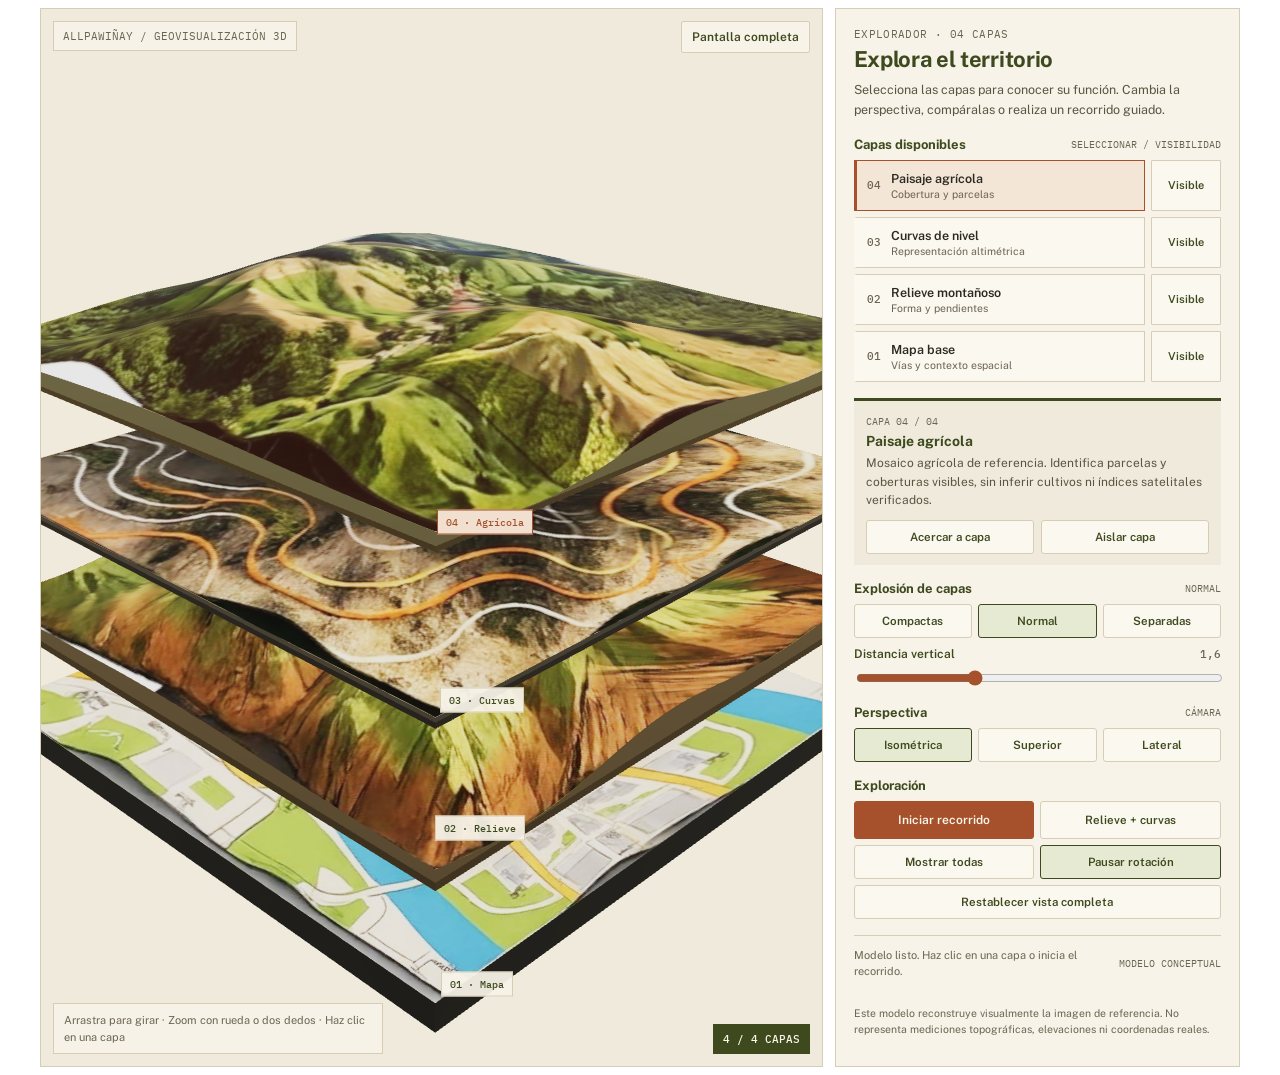
<file: 3d/index.html>
<!doctype html>
<html lang="es">
<head>
<meta charset="UTF-8" />
<meta name="viewport" content="width=device-width, initial-scale=1" />
<meta name="color-scheme" content="light" />
<title>Explorador geoespacial 3D · AllpaWiñay</title>
<link rel="preconnect" href="https://fonts.googleapis.com" />
<link rel="preconnect" href="https://fonts.gstatic.com" crossorigin />
<link href="https://fonts.googleapis.com/css2?family=Public+Sans:wght@400;500;600;700&family=IBM+Plex+Mono:wght@400;500&display=swap" rel="stylesheet" />
<style>
:root{--papel:#EFEADC;--claro:#F7F3E8;--campo:#FBF8F0;--banda:#E4DDCB;--tinta:#2B2A22;--texto:#5A5440;--gris:#6B6450;--oliva:#3E4A1E;--tierra:#A6512B;--borde:#D6CDB4;--curva:#C9BFA2;--blanco:#FBF6EA}
*{box-sizing:border-box}
html,body{margin:0;min-height:100%;font-family:'Public Sans',sans-serif;color:var(--tinta);background:transparent}
body{padding:8px;font-size:14px}
button,input{font:inherit}
button{cursor:pointer}
button:focus-visible,input:focus-visible{outline:2px solid var(--tierra);outline-offset:2px}
button[disabled]{opacity:.5;cursor:not-allowed}
.viewer{max-width:1200px;margin:0 auto;display:grid;grid-template-columns:minmax(0,1.7fr) minmax(300px,.88fr);gap:12px;align-items:stretch}
.scene-card{position:relative;min-height:645px;border:1px solid var(--borde);background:var(--papel);overflow:hidden;isolation:isolate}
.scene-card canvas{display:block;width:100%;height:100%;touch-action:none;cursor:grab}
.scene-card canvas:active{cursor:grabbing}
.scene-top{position:absolute;z-index:4;inset:12px 12px auto;display:flex;align-items:flex-start;justify-content:space-between;gap:8px;pointer-events:none}
.scene-top .mini-kicker{font-size:11px;font-family:'IBM Plex Mono',monospace;color:var(--gris);background:rgba(247,243,232,.95);padding:7px 9px;border:1px solid var(--borde);max-width:300px}
.scene-top button{pointer-events:auto;background:var(--claro);border:1px solid var(--borde);color:var(--oliva);padding:8px 10px;border-radius:2px;font-size:12px;font-weight:600}
.scene-top button:hover{border-color:var(--oliva)}
.scene-bottom{position:absolute;z-index:4;left:12px;right:12px;bottom:12px;display:flex;gap:8px;justify-content:space-between;align-items:flex-end;pointer-events:none}
.scene-bottom .hint{max-width:330px;background:rgba(247,243,232,.95);border:1px solid var(--borde);padding:8px 10px;font-size:11px;line-height:1.5;color:var(--gris)}
.scene-bottom .counter{background:var(--oliva);color:var(--blanco);padding:8px 10px;font:500 11px 'IBM Plex Mono',monospace;white-space:nowrap}
.poster{position:absolute;inset:0;z-index:6;background:var(--papel);display:flex;justify-content:center;align-items:center;flex-direction:column;gap:8px;padding:25px}
.poster img{max-width:92%;max-height:84%;object-fit:contain}
.poster span{font-size:12px;text-align:center;line-height:1.5;color:var(--gris);background:var(--claro);padding:7px 11px;border:1px solid var(--borde)}
.poster[hidden]{display:none}
.hover-tip{position:absolute;z-index:5;pointer-events:none;padding:7px 10px;background:var(--oliva);color:var(--blanco);font-size:12px;white-space:nowrap;max-width:200px;transform:translate(12px,-14px);border-radius:1px}
.hover-tip[hidden]{display:none}
.marker{position:absolute;z-index:3;pointer-events:auto;transform:translate(-50%,-50%);border:1px solid var(--borde);padding:5px 8px;background:rgba(247,243,232,.94);color:var(--oliva);font:500 10px 'IBM Plex Mono',monospace;white-space:nowrap;transition:border-color .15s,background .15s}
.marker:hover,.marker[aria-pressed=true]{background:#F1E0CF;border-color:var(--tierra);color:var(--tierra)}
.marker[hidden]{display:none}
.panel{background:var(--claro);border:1px solid var(--borde);padding:18px;min-width:0;display:flex;flex-direction:column;gap:16px}
.kicker{font:400 11px 'IBM Plex Mono',monospace;letter-spacing:.035em;color:var(--gris);margin:0}
h1{font-size:22px;line-height:1.17;color:var(--oliva);margin:6px 0 7px;font-weight:700;letter-spacing:-.015em}
.lead{font-size:12.5px;color:var(--texto);line-height:1.65;margin:0}
.headline{display:flex;justify-content:space-between;align-items:center;gap:10px;margin-bottom:8px}
h2{font-size:13px;font-weight:700;color:var(--oliva);margin:0}
.note{font:400 10px 'IBM Plex Mono',monospace;color:var(--gris)}
.layer-list{display:flex;flex-direction:column;gap:6px}
.layer-row{display:grid;grid-template-columns:minmax(0,1fr) auto;gap:6px}
.layer-select{display:flex;gap:10px;align-items:center;min-width:0;text-align:left;background:var(--campo);border:1px solid var(--borde);border-left:3px solid transparent;padding:10px 10px;color:var(--tinta);border-radius:0;transition:background .15s,border-color .15s}
.layer-select:hover{background:var(--banda)}
.layer-select[aria-pressed=true]{background:#F4E6D7;border-color:var(--tierra);border-left-color:var(--tierra)}
.layer-select .num{font:500 11px 'IBM Plex Mono',monospace;color:var(--gris)}
.layer-select .title{display:block;font-weight:600;font-size:12.5px}
.layer-select .sub{display:block;font-size:10.5px;color:var(--gris);margin-top:2px;font-weight:400}
.layer-toggle{width:70px;border:1px solid var(--borde);background:var(--campo);color:var(--oliva);font-weight:600;font-size:11px;border-radius:1px;padding:7px 4px}
.layer-toggle:hover{background:var(--banda)}
.layer-toggle[aria-pressed=false]{color:var(--gris);background:var(--papel)}
button.simple{border:1px solid var(--borde);color:var(--oliva);background:var(--campo);padding:9px 10px;border-radius:3px;font-weight:600;font-size:11.5px;text-align:center}
button.simple:hover{background:var(--banda);border-color:var(--oliva)}
button.simple[aria-pressed=true]{background:#E6EAD3;border-color:var(--oliva)}
button.primary{background:var(--tierra);color:var(--blanco);border:1px solid var(--tierra);font-size:12px;font-weight:600;padding:11px 12px;border-radius:3px}
button.primary:hover{background:#8C4322}
.detail{border-top:3px solid var(--oliva);padding:11px 12px;background:var(--papel)}
.detail .tag{color:var(--gris);font:400 10px 'IBM Plex Mono',monospace}
.detail strong{color:var(--oliva);font-size:14px;display:block;margin:5px 0}
.detail p{font-size:12px;color:var(--texto);line-height:1.55;margin:0}
.detail .mini-actions{display:flex;gap:7px;margin-top:10px}
.detail .mini-actions button{flex:1}
.btn-grid{display:grid;grid-template-columns:repeat(3,minmax(0,1fr));gap:6px}
.btn-two{display:grid;grid-template-columns:repeat(2,minmax(0,1fr));gap:6px}
.field label{font-weight:600;font-size:12px;color:var(--oliva)}
.field .range-line{display:flex;justify-content:space-between;gap:10px;margin-bottom:7px}
.field output{font:500 11px 'IBM Plex Mono',monospace;color:var(--gris)}
input[type=range]{width:100%;accent-color:var(--tierra);cursor:pointer}
.separator{height:1px;background:var(--borde)}
.panel-foot{display:flex;justify-content:space-between;gap:8px;align-items:center;border-top:1px solid var(--borde);padding-top:11px;margin-top:auto}
.state{margin:0;font-size:11px;line-height:1.5;color:var(--gris)}
.power{font:400 10px 'IBM Plex Mono',monospace;color:var(--gris);white-space:nowrap}
.help{font-size:10.5px;line-height:1.5;color:var(--gris)}
.scene-card:fullscreen{width:100%;height:100%;min-height:100vh}
@media(max-width:840px){.viewer{grid-template-columns:1fr}.scene-card{height:55vh;min-height:390px;max-height:590px}.panel{gap:13px}.layer-list{display:grid;grid-template-columns:1fr 1fr;gap:6px}}
@media(max-width:520px){body{padding:4px}.scene-card{min-height:315px;height:46vh;max-height:430px}.panel{padding:12px}.layer-list{grid-template-columns:1fr}.scene-top{inset:8px 8px auto}.scene-bottom{left:8px;right:8px;bottom:8px}.scene-bottom .hint{max-width:190px;font-size:10px}.marker{padding:3px 5px;font-size:9px}}
@media(prefers-reduced-motion:reduce){*{scroll-behavior:auto!important;transition:none!important}}
</style>
<script type="importmap">{"imports":{"three":"./vendor/three.module.js","three/addons/":"./vendor/addons/"}}</script>
<script>
  /* Dentro de la app RotaSat (iframe) el visor usa una sola columna: maqueta arriba y panel abajo.
     Así la maqueta gana ancho y se evita un fallo de dibujo del diseño de dos columnas dentro de iframes. */
  if (window.self !== window.top) document.documentElement.classList.add('embebido');
</script>
<style>
  .embebido body{padding:0}
  .embebido .viewer{grid-template-columns:1fr!important;max-width:none}
  .embebido .scene-card{height:620px!important;min-height:0!important;max-height:none!important}
  @media(max-width:520px){.embebido .scene-card{height:430px!important}}
</style>
</head>
<body>
<main class="viewer" aria-label="Explorador tridimensional de AllpaWiñay">
  <section class="scene-card" id="sceneCard" aria-label="Modelo 3D de cuatro capas geoespaciales">
    <div class="poster" id="poster" role="status"><img src="./assets/vista_previa.webp" alt="Cuatro capas geoespaciales: paisaje, curvas, relieve y mapa base"/><span id="posterMessage">Cargando las cuatro capas 3D…</span></div>
    <div class="scene-top"><div class="mini-kicker">ALLPAWIÑAY / GEOVISUALIZACIÓN 3D</div><button id="fullscreen" title="Pantalla completa" type="button" aria-label="Alternar pantalla completa">Pantalla completa</button></div>
    <div id="hoverTip" class="hover-tip" hidden></div>
    <button class="marker" data-marker="agricultura" type="button" aria-pressed="true" hidden>04 · Agrícola</button>
    <button class="marker" data-marker="curvas" type="button" aria-pressed="false" hidden>03 · Curvas</button>
    <button class="marker" data-marker="relieve" type="button" aria-pressed="false" hidden>02 · Relieve</button>
    <button class="marker" data-marker="mapa" type="button" aria-pressed="false" hidden>01 · Mapa</button>
    <div class="scene-bottom"><div class="hint">Arrastra para girar · Zoom con rueda o dos dedos · Haz clic en una capa</div><span class="counter" id="visibleCount">4 / 4 CAPAS</span></div>
  </section>
  <aside class="panel" aria-label="Herramientas para explorar el territorio">
    <header><p class="kicker">EXPLORADOR · 04 CAPAS</p><h1>Explora el territorio</h1><p class="lead">Selecciona las capas para conocer su función. Cambia la perspectiva, compáralas o realiza un recorrido guiado.</p></header>
    <section aria-label="Capas"><div class="headline"><h2>Capas disponibles</h2><span class="note">SELECCIONAR / VISIBILIDAD</span></div>
      <div class="layer-list">
        <div class="layer-row"><button class="layer-select" data-layer="agricultura" aria-pressed="true" type="button"><span class="num">04</span><span><span class="title">Paisaje agrícola</span><span class="sub">Cobertura y parcelas</span></span></button><button class="layer-toggle" data-toggle="agricultura" aria-pressed="true" type="button">Visible</button></div>
        <div class="layer-row"><button class="layer-select" data-layer="curvas" aria-pressed="false" type="button"><span class="num">03</span><span><span class="title">Curvas de nivel</span><span class="sub">Representación altimétrica</span></span></button><button class="layer-toggle" data-toggle="curvas" aria-pressed="true" type="button">Visible</button></div>
        <div class="layer-row"><button class="layer-select" data-layer="relieve" aria-pressed="false" type="button"><span class="num">02</span><span><span class="title">Relieve montañoso</span><span class="sub">Forma y pendientes</span></span></button><button class="layer-toggle" data-toggle="relieve" aria-pressed="true" type="button">Visible</button></div>
        <div class="layer-row"><button class="layer-select" data-layer="mapa" aria-pressed="false" type="button"><span class="num">01</span><span><span class="title">Mapa base</span><span class="sub">Vías y contexto espacial</span></span></button><button class="layer-toggle" data-toggle="mapa" aria-pressed="true" type="button">Visible</button></div>
      </div>
    </section>
    <section class="detail" aria-live="polite"><span class="tag" id="detailLabel">CAPA 04 / 04</span><strong id="detailTitle">Paisaje agrícola</strong><p id="detailText">Mosaico agrícola de referencia para observar la cobertura y el uso del territorio.</p><div class="mini-actions"><button type="button" id="focus" class="simple">Acercar a capa</button><button type="button" id="isolate" class="simple" aria-pressed="false">Aislar capa</button></div></section>
    <section aria-label="Separación de capas"><div class="headline"><h2>Explosión de capas</h2><span class="note" id="spacingLabel">NORMAL</span></div><div class="btn-grid"><button class="simple spacing-choice" type="button" data-spacing="1.15" aria-pressed="false">Compactas</button><button class="simple spacing-choice" type="button" data-spacing="1.6" aria-pressed="true">Normal</button><button class="simple spacing-choice" type="button" data-spacing="2.7" aria-pressed="false">Separadas</button></div><div class="field" style="margin-top:9px"><div class="range-line"><label for="spacing">Distancia vertical</label><output id="spacingValue">1,6</output></div><input id="spacing" type="range" min="1.0" max="2.9" step="0.1" value="1.6" /></div></section>
    <section aria-label="Perspectiva"><div class="headline"><h2>Perspectiva</h2><span class="note">CÁMARA</span></div><div class="btn-grid"><button class="simple view-btn" type="button" data-view="iso" aria-pressed="true">Isométrica</button><button class="simple view-btn" type="button" data-view="top" aria-pressed="false">Superior</button><button class="simple view-btn" type="button" data-view="side" aria-pressed="false">Lateral</button></div></section>
    <section aria-label="Acciones"><div class="headline"><h2>Exploración</h2></div><div class="btn-two"><button id="tour" class="primary" type="button">Iniciar recorrido</button><button id="compare" class="simple" type="button" aria-pressed="false">Relieve + curvas</button><button id="showAll" class="simple" type="button">Mostrar todas</button><button id="rotate" class="simple" type="button" aria-pressed="true">Pausar rotación</button><button id="reset" class="simple" type="button" style="grid-column:1 / -1">Restablecer vista completa</button></div></section>
    <div class="panel-foot"><p id="status" class="state" role="status" aria-live="polite">Preparando visor 3D…</p><span class="power">MODELO CONCEPTUAL</span></div>
    <p class="help">Este modelo reconstruye visualmente la imagen de referencia. No representa mediciones topográficas, elevaciones ni coordenadas reales.</p>
  </aside>
</main>
<script type="module">
const el=id=>document.getElementById(id);
const stage=el('sceneCard'),poster=el('poster'),posterMessage=el('posterMessage'),status=el('status'),hoverTip=el('hoverTip');
const META={
 agricultura:{number:'04',title:'Paisaje agrícola',text:'Mosaico agrícola de referencia. Identifica parcelas y coberturas visibles, sin inferir cultivos ni índices satelitales verificados.',anchor:4.95},
 curvas:{number:'03',title:'Curvas de nivel',text:'Ilustración de líneas de altitud. Los números visibles pertenecen a la imagen y no equivalen a cotas medidas.',anchor:3.30},
 relieve:{number:'02',title:'Relieve montañoso',text:'Representación aproximada de formas del terreno. Sirve para explicar cómo se relaciona el relieve con otras capas.',anchor:1.98},
 mapa:{number:'01',title:'Mapa base',text:'Cartografía ilustrativa con caminos, manzanas y elementos de referencia para situar las otras capas.',anchor:.22}
};
const bottomUp=['mapa','relieve','curvas','agricultura'];
const topDown=[...bottomUp].reverse();
const objects={mapa:[],relieve:[],curvas:[],agricultura:[]};
const shown={mapa:true,relieve:true,curvas:true,agricultura:true};
let selected='agricultura',isolated=false,compare=false,spacing=1.6,autoRotate=true,loaded=false,tourStep=-1,hovered=null;
let THREE,scene,renderer,camera,controls,raf,resizeObserver,raycaster,pointer,transition=null;
const prefersReduced=window.matchMedia('(prefers-reduced-motion: reduce)').matches;
const getKey=(n)=>{
 if(n==='base_de_mapa'||n.startsWith('Capa_01_'))return 'mapa';
 if(n==='base_relieve'||n.startsWith('Capa_02_'))return 'relieve';
 if(n==='base_curvas_nivel'||n.startsWith('Capa_03_'))return 'curvas';
 if(n==='base_paisaje'||n.startsWith('Capa_04_'))return 'agricultura';
 return null;
};
const setStatus=t=>{status.textContent=t};
function effectiveVisible(k){return shown[k] && (!isolated||k===selected)}
function setRotate(value){autoRotate=!!value;el('rotate').textContent=autoRotate?'Pausar rotación':'Reanudar rotación';el('rotate').setAttribute('aria-pressed',String(autoRotate));if(controls)controls.autoRotate=autoRotate}
function setSpacing(value){spacing=Number(value);el('spacing').value=spacing;el('spacingValue').textContent=spacing.toFixed(1).replace('.',',');el('spacingLabel').textContent=spacing<1.4?'COMPACTAS':spacing>2.25?'SEPARADAS':'NORMAL';document.querySelectorAll('.spacing-choice').forEach(btn=>btn.setAttribute('aria-pressed',String(Math.abs(Number(btn.dataset.spacing)-spacing)<.06)));}
function updateUI(){
 for(const b of document.querySelectorAll('[data-layer]'))b.setAttribute('aria-pressed',String(b.dataset.layer===selected));
 for(const b of document.querySelectorAll('[data-toggle]')){const k=b.dataset.toggle;b.textContent=effectiveVisible(k)?'Visible':'Oculta';b.setAttribute('aria-pressed',String(effectiveVisible(k)));b.setAttribute('aria-label',(effectiveVisible(k)?'Ocultar ':'Mostrar ')+META[k].title);}
 for(const b of document.querySelectorAll('[data-marker]'))b.setAttribute('aria-pressed',String(b.dataset.marker===selected));
 el('detailLabel').textContent='CAPA '+META[selected].number+' / 04';el('detailTitle').textContent=META[selected].title;el('detailText').textContent=META[selected].text;
 el('isolate').textContent=isolated?'Salir de aislamiento':'Aislar capa';el('isolate').setAttribute('aria-pressed',String(isolated));
 el('compare').setAttribute('aria-pressed',String(compare));
 const n=bottomUp.filter(effectiveVisible).length;el('visibleCount').textContent=`${n} / 4 CAPAS`;
}
function syncMeshes(){
 for(let i=0;i<bottomUp.length;i++){
  const k=bottomUp[i],dy=(spacing-1.6)*i;
  for(const mesh of objects[k]){mesh.visible=effectiveVisible(k);mesh.userData.targetOffset=dy;}
 }
 updateUI();
}
function select(k){selected=k;if(!shown[k])shown[k]=true;if(compare){compare=false;bottomUp.forEach(z=>shown[z]=true)}syncMeshes();setStatus('Seleccionada: '+META[k].title+'. Haz clic en Acercar a capa para examinarla.');}
function toggle(k){if(isolated)isolated=false;if(compare)compare=false;shown[k]=!shown[k];syncMeshes();setStatus(META[k].title+': '+(shown[k]?'visible.':'oculta.'));}
function animateCamera(position,target){if(!camera||!controls)return;setRotate(false);transition={startP:camera.position.clone(),startT:controls.target.clone(),endP:new THREE.Vector3(...position),endT:new THREE.Vector3(...target),progress:0};}
function view(which){
 if(!camera)return;
 const centers={iso:[[11.4,9.6,11.4],[0,2.45,0]],top:[[.15,18.5,.25],[0,2.45,0]],side:[[17.5,5.4,.12],[0,2.45,0]]};
 animateCamera(...centers[which]);
 document.querySelectorAll('[data-view]').forEach(b=>b.setAttribute('aria-pressed',String(b.dataset.view===which)));
 setStatus('Vista '+({iso:'isométrica',top:'superior',side:'lateral'}[which])+'.');
}
function focusSelected(){if(!camera)return;const height=META[selected].anchor+(spacing-1.6)*bottomUp.indexOf(selected),target=[0,height,0];animateCamera([8.8,height+5.6,8.8],target);setStatus('Enfoque: '+META[selected].title+'.');}
function reset(){selected='agricultura';isolated=false;compare=false;tourStep=-1;bottomUp.forEach(k=>shown[k]=true);setSpacing(1.6);setRotate(!prefersReduced);el('tour').textContent='Iniciar recorrido';document.querySelectorAll('[data-view]').forEach(b=>b.setAttribute('aria-pressed',String(b.dataset.view==='iso')));syncMeshes();if(loaded){animateCamera([11.4,9.6,11.4],[0,2.45,0]);setRotate(!prefersReduced)}setStatus('Vista restablecida. Selecciona una capa para explorarla.');}
function compareRelief(){compare=!compare;isolated=false;if(compare){shown.mapa=false;shown.agricultura=false;shown.curvas=true;shown.relieve=true;selected='curvas';setStatus('Comparación: relieve y curvas de nivel.');}else{bottomUp.forEach(k=>shown[k]=true);setStatus('Mostrando de nuevo las cuatro capas.');}syncMeshes();}
function tour(){tourStep=(tourStep+1)%topDown.length;const k=topDown[tourStep];isolated=false;compare=false;shown[k]=true;select(k);focusSelected();el('tour').textContent=tourStep===3?'Reiniciar recorrido':`Siguiente (${tourStep+2}/4)`;setStatus(`Recorrido ${tourStep+1}/4: ${META[k].title}. ${META[k].text}`);}
function setFullscreen(){if(document.fullscreenElement)document.exitFullscreen();else stage.requestFullscreen?.();}
function pointerHit(e){if(!loaded)return null;const r=renderer.domElement.getBoundingClientRect();pointer.set((e.clientX-r.left)/r.width*2-1,-(e.clientY-r.top)/r.height*2+1);raycaster.setFromCamera(pointer,camera);const list=bottomUp.flatMap(k=>objects[k]).filter(o=>o.visible);const hit=raycaster.intersectObjects(list,false)[0];return hit?.object?.userData?.layer||null}
function updateHover(e){if(!loaded)return;const key=pointerHit(e);if(hovered!==key){hovered=key;renderer.domElement.style.cursor=key?'pointer':'grab'}if(!key){hoverTip.hidden=true;return;}const rect=stage.getBoundingClientRect();hoverTip.textContent=META[key].title;hoverTip.style.left=Math.min(e.clientX-rect.left,rect.width-150)+'px';hoverTip.style.top=Math.max(e.clientY-rect.top,20)+'px';hoverTip.hidden=false;}
function positionMarkers(){if(!loaded)return;for(const k of bottomUp){const m=document.querySelector(`[data-marker="${k}"]`);if(!effectiveVisible(k)){m.hidden=true;continue;}const p=new THREE.Vector3(4.05,META[k].anchor+(spacing-1.6)*bottomUp.indexOf(k),3.5).project(camera);if(p.z>1||p.z< -1){m.hidden=true;continue;}m.hidden=false;m.style.left=((p.x+1)/2*stage.clientWidth)+'px';m.style.top=((1-p.y)/2*stage.clientHeight)+'px';}}
function listen(){
 document.querySelectorAll('[data-layer]').forEach(b=>b.addEventListener('click',()=>select(b.dataset.layer)));
 document.querySelectorAll('[data-toggle]').forEach(b=>b.addEventListener('click',()=>toggle(b.dataset.toggle)));
 document.querySelectorAll('[data-marker]').forEach(b=>b.addEventListener('click',()=>select(b.dataset.marker)));
 document.querySelectorAll('.spacing-choice').forEach(b=>b.addEventListener('click',()=>{setSpacing(b.dataset.spacing);syncMeshes();setStatus('Separación actualizada.')}));
 el('spacing').addEventListener('input',e=>{setSpacing(e.target.value);syncMeshes()});
 document.querySelectorAll('[data-view]').forEach(b=>b.addEventListener('click',()=>view(b.dataset.view)));
 el('focus').addEventListener('click',focusSelected);el('isolate').addEventListener('click',()=>{isolated=!isolated;shown[selected]=true;compare=false;syncMeshes();setStatus(isolated?'Solo se muestra '+META[selected].title+'.':'Aislamiento desactivado.');});
 el('compare').addEventListener('click',compareRelief);
 el('showAll').addEventListener('click',()=>{isolated=false;compare=false;bottomUp.forEach(k=>shown[k]=true);syncMeshes();setStatus('Las cuatro capas están visibles.');});
 el('rotate').addEventListener('click',()=>{setRotate(!autoRotate);setStatus(autoRotate?'Rotación automática activada.':'Rotación automática pausada.');});
 el('reset').addEventListener('click',reset);el('tour').addEventListener('click',tour);el('fullscreen').addEventListener('click',setFullscreen);
 document.addEventListener('fullscreenchange',()=>{el('fullscreen').textContent=document.fullscreenElement?'Salir de pantalla completa':'Pantalla completa';});
 document.addEventListener('keydown',e=>{if(/^(input|textarea|button)$/i.test(document.activeElement?.tagName||''))return;if(['1','2','3','4'].includes(e.key)){select(bottomUp[Number(e.key)-1]);}else if(e.key.toLowerCase()==='r'){reset();}else if(e.code==='Space'){e.preventDefault();setRotate(!autoRotate);}});
}
async function load3D(){
 try{
  THREE=await import('three');
  const [{OrbitControls},{GLTFLoader}]=await Promise.all([import('three/addons/controls/OrbitControls.js'),import('three/addons/loaders/GLTFLoader.js')]);
  scene=new THREE.Scene();scene.background=null;
  camera=new THREE.PerspectiveCamera(40,1,.1,120);camera.position.set(11.4,9.6,11.4);
  renderer=new THREE.WebGLRenderer({alpha:true,antialias:true,powerPreference:'high-performance'});
  renderer.outputColorSpace=THREE.SRGBColorSpace;renderer.toneMapping=THREE.ACESFilmicToneMapping;renderer.toneMappingExposure=1.1;
  renderer.setPixelRatio(Math.min(window.devicePixelRatio||1,1.8));
  stage.appendChild(renderer.domElement);
  controls=new OrbitControls(camera,renderer.domElement);controls.enableDamping=true;controls.dampingFactor=.065;controls.enablePan=false;controls.minDistance=5.4;controls.maxDistance=32;controls.minPolarAngle=.08;controls.maxPolarAngle=Math.PI*.505;controls.target.set(0,2.45,0);controls.autoRotate=false;controls.autoRotateSpeed=.55;controls.update();
  controls.addEventListener('start',()=>{transition=null;setRotate(false);});
  scene.add(new THREE.AmbientLight(0xffffff,1.45));const sun=new THREE.DirectionalLight(0xffffff,2.0);sun.position.set(8,14,7);scene.add(sun);const fill=new THREE.DirectionalLight(0xffffff,.55);fill.position.set(-6,5,-8);scene.add(fill);
  setStatus('Cargando geometría y texturas del terreno…');
  const model=await new GLTFLoader().loadAsync('./models/capas_geoespaciales_allpawinay.glb');
  model.scene.traverse(o=>{if(!o.isMesh)return;const k=getKey(o.name);if(!k)return;o.userData.layer=k;o.userData.targetOffset=0;objects[k].push(o);const mats=Array.isArray(o.material)?o.material:[o.material];mats.forEach((m,i)=>{if(!m)return;const copy=m.clone();copy.side=THREE.DoubleSide;if(Array.isArray(o.material))o.material[i]=copy;else o.material=copy;});});
  if(bottomUp.some(k=>objects[k].length===0))throw new Error('No se reconocen las cuatro capas del archivo GLB.');
  scene.add(model.scene);raycaster=new THREE.Raycaster();pointer=new THREE.Vector2();
  let down=null;
  renderer.domElement.addEventListener('pointerdown',e=>{down={x:e.clientX,y:e.clientY}});
  renderer.domElement.addEventListener('pointerup',e=>{if(!down)return;const move=Math.hypot(e.clientX-down.x,e.clientY-down.y);down=null;if(move<7){const hit=pointerHit(e);if(hit)select(hit);}});
  renderer.domElement.addEventListener('pointermove',updateHover);
  renderer.domElement.addEventListener('pointerleave',()=>{hovered=null;hoverTip.hidden=true;renderer.domElement.style.cursor='grab';});
  const resize=()=>{const w=stage.clientWidth,h=stage.clientHeight;if(!w||!h)return;camera.aspect=w/h;camera.updateProjectionMatrix();renderer.setSize(w,h,false);};
  resizeObserver=new ResizeObserver(resize);resizeObserver.observe(stage);resize();loaded=true;poster.hidden=true;
  const render=()=>{
   raf=requestAnimationFrame(render);
   const easing=prefersReduced?1:.18;
   bottomUp.forEach(k=>objects[k].forEach(o=>{const d=o.userData.targetOffset||0;o.position.y+= (d-o.position.y)*easing;}));
   if(transition){transition.progress=Math.min(1,transition.progress+(prefersReduced?1:.038));const t=transition.progress*transition.progress*(3-2*transition.progress);camera.position.lerpVectors(transition.startP,transition.endP,t);controls.target.lerpVectors(transition.startT,transition.endT,t);if(transition.progress>=1)transition=null;}
   controls.autoRotate=autoRotate;controls.update();positionMarkers();
   for(const k of bottomUp){const intensity=(k===selected ? .08 : 0)+(k===hovered ? .075 : 0);for(const o of objects[k]){const mats=Array.isArray(o.material)?o.material:[o.material];mats.forEach(m=>{if(m?.emissive){m.emissive.set('#A6512B');m.emissiveIntensity=intensity;}})}}
   renderer.render(scene,camera);
  };
  syncMeshes();document.querySelectorAll('.panel button,.scene-top button,.marker').forEach(b=>b.disabled=false);setRotate(!prefersReduced);setStatus('Modelo listo. Haz clic en una capa o inicia el recorrido.');render();
 }catch(err){console.error('Error del visor 3D:',err);poster.hidden=false;posterMessage.textContent='No se pudo abrir el modelo 3D. La imagen de referencia sigue disponible. Ejecuta este proyecto desde un servidor local y comprueba la conexión a Internet.';setStatus('No se pudo cargar el 3D. Revisa la consola (F12).');}
}
listen();updateUI();document.querySelectorAll('.panel button,.scene-top button,.marker').forEach(b=>b.disabled=true);load3D();
</script>
</body>
</html>
</file>
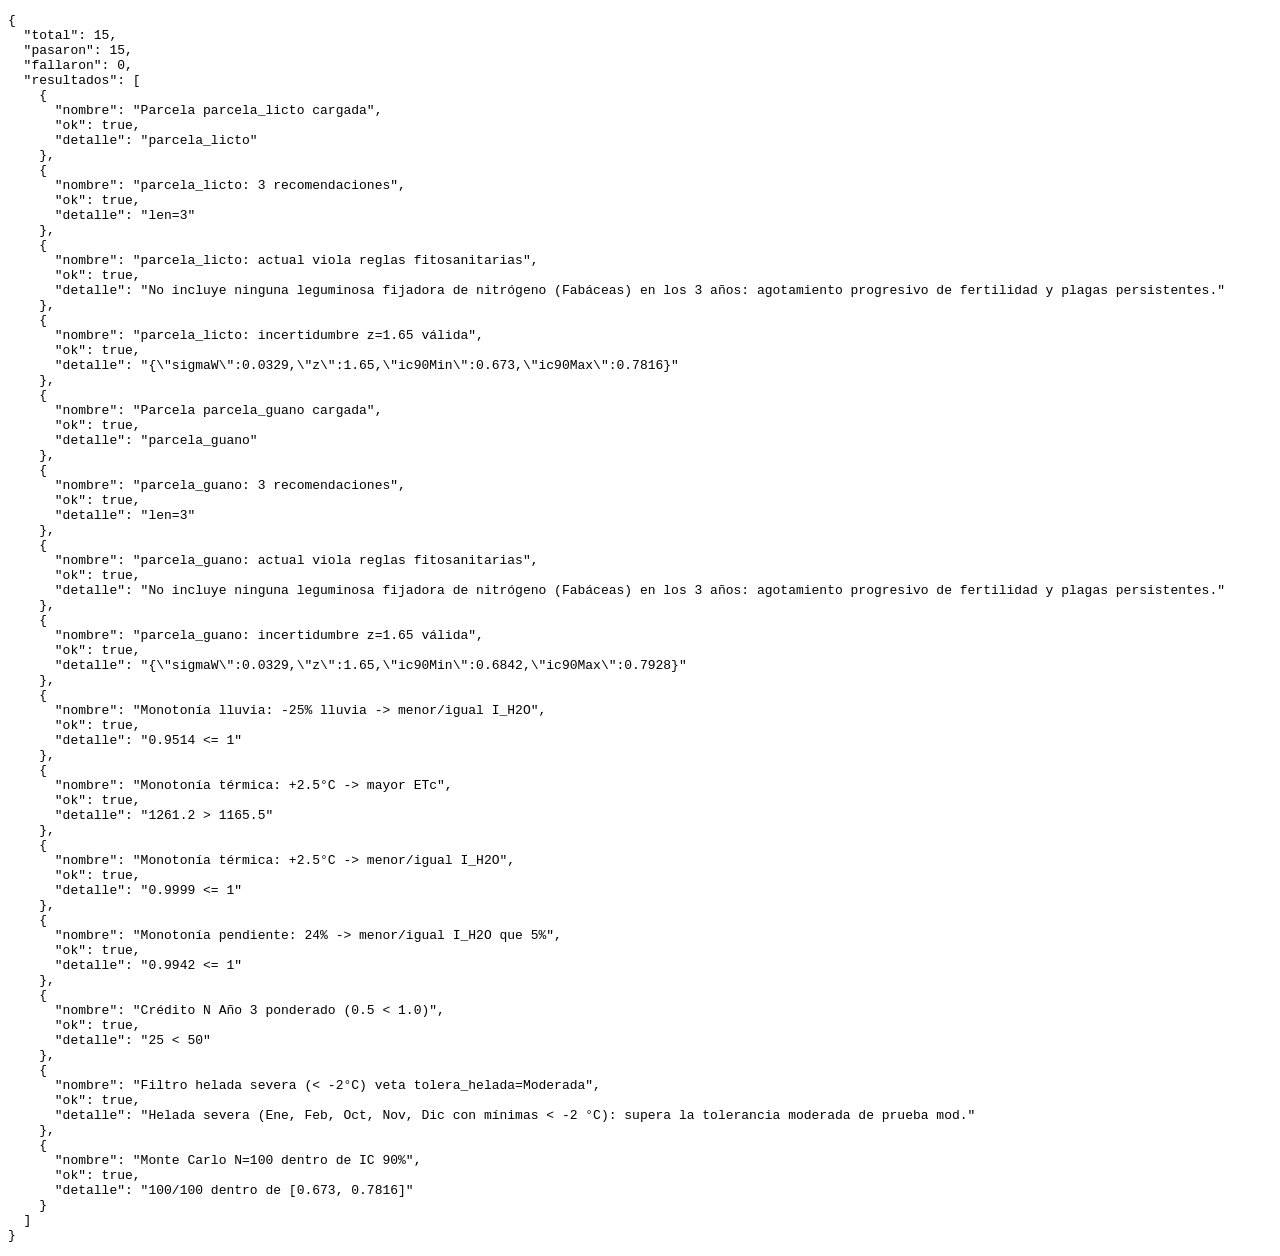
<file: scripts/validar_motor.html>
<!DOCTYPE html>
<html lang="es">
<head>
  <meta charset="UTF-8" />
  <title>RotaSat — Suite de Validación del Motor</title>
</head>
<body>
  <pre id="resultado-validacion">Ejecutando...</pre>
  <script src="../js/datos_embebidos.js"></script>
  <script src="../js/filtros.js"></script>
  <script src="../js/balance.js"></script>
  <script src="../js/irr.js"></script>
  <script src="../js/motor.js"></script>
  <script>
    (function () {
      try {
      const resultados = [];
      function assert(nombre, cond, detalle) {
        resultados.push({ nombre, ok: Boolean(cond), detalle: detalle || '' });
      }

      const cat = window.CATALOGO_CULTIVOS;
      const parcelas = window.PARCELAS_DEMO || {};
      const sliders = { agua: 3, suelo: 3, ganar: 3 };

      // 1. Escenarios por parcela (Licto, Guano)
      ['parcela_licto', 'parcela_guano'].forEach(pid => {
        const p = parcelas[pid];
        assert(`Parcela ${pid} cargada`, Boolean(p), pid);
        if (!p) return;
        const res = window.AgronomiaMotor.recomendar(p, cat, sliders, { escenarioLluviaPct: 0, escenarioTempC: 0 });
        assert(`${pid}: 3 recomendaciones`, res.recomendadas && res.recomendadas.length === 3, `len=${res.recomendadas?.length}`);
        assert(`${pid}: actual viola reglas fitosanitarias`, res.actual && res.actual.violaReglasFitosanitarias === true, res.actual?.motivoRiesgoFitosanitario || 'ok');
        const inc = res.recomendadas[0]?.incertidumbre;
        assert(`${pid}: incertidumbre z=1.65 válida`, inc && inc.z === 1.65 && inc.sigmaW > 0 && inc.ic90Min <= res.recomendadas[0].irr && res.recomendadas[0].irr <= inc.ic90Max, JSON.stringify(inc));
      });

      // 2. Monotonía hídrica (lluvia -25 % vs 0 %, +2.5 °C vs 0 °C, pendiente 24 % vs 5 %)
      const pLicto = parcelas.parcela_licto;
      if (pLicto) {
        const seq = [cat.cultivos[0], cat.cultivos[1], cat.cultivos[5]]; // papa, maiz_suave, chocho
        const bNormal = window.BalanceMotor.balanceHidrico(seq, pLicto, 0, true, 0);
        const bSeco = window.BalanceMotor.balanceHidrico(seq, pLicto, -25, true, 0);
        const bCalor = window.BalanceMotor.balanceHidrico(seq, pLicto, 0, true, 2.5);

        const iH2ONormal = window.AgronomiaIRR.indiceAgua(bNormal);
        const iH2OSeco = window.AgronomiaIRR.indiceAgua(bSeco);
        const iH2OCalor = window.AgronomiaIRR.indiceAgua(bCalor);
        assert('Monotonía lluvia: -25% lluvia -> menor/igual I_H2O', iH2OSeco <= iH2ONormal, `${iH2OSeco} <= ${iH2ONormal}`);
        assert('Monotonía térmica: +2.5°C -> mayor ETc', bCalor.totalETc_mm > bNormal.totalETc_mm, `${bCalor.totalETc_mm.toFixed(1)} > ${bNormal.totalETc_mm.toFixed(1)}`);
        assert('Monotonía térmica: +2.5°C -> menor/igual I_H2O', iH2OCalor <= iH2ONormal, `${iH2OCalor} <= ${iH2ONormal}`);

        const pPlana = JSON.parse(JSON.stringify(pLicto));
        pPlana.terreno.pendiente_pct = 5;
        const pLadera = JSON.parse(JSON.stringify(pLicto));
        pLadera.terreno.pendiente_pct = 24;
        const bPlana = window.BalanceMotor.balanceHidrico(seq, pPlana, 0, true, 0);
        const bLadera = window.BalanceMotor.balanceHidrico(seq, pLadera, 0, true, 0);
        assert('Monotonía pendiente: 24% -> menor/igual I_H2O que 5%', window.AgronomiaIRR.indiceAgua(bLadera) <= window.AgronomiaIRR.indiceAgua(bPlana), `${window.AgronomiaIRR.indiceAgua(bLadera)} <= ${window.AgronomiaIRR.indiceAgua(bPlana)}`);

        // 3. Crédito de nitrógeno del último cultivo (0.5 vs 1.0)
        const nHalf = window.AgronomiaIRR.indiceNitrogeno(seq, [], { creditoUltimoCultivo: 0.5 });
        const nFull = window.AgronomiaIRR.indiceNitrogeno(seq, [], { creditoUltimoCultivo: 1.0 });
        assert('Crédito N Año 3 ponderado (0.5 < 1.0)', nHalf.creditosKgHa < nFull.creditosKgHa, `${nHalf.creditosKgHa} < ${nFull.creditosKgHa}`);
      }

      // 4. Helada severa para tolerancia Moderada (< -2 °C)
      if (pLicto) {
        const cultMod = Object.assign({}, cat.cultivos[0], { id: 'test_mod', nombre: 'Prueba Mod', tolera_helada: 'Moderada' });
        const pHelada = JSON.parse(JSON.stringify(pLicto));
        pHelada.clima_mensual = pHelada.clima_mensual.map(m => Object.assign({}, m, { Tmin_abs: -2.5 }));
        const fMod = window.FiltrosMotor.evaluarFiltroIndividual(cultMod, pHelada, [], {}, {}, false);
        assert('Filtro helada severa (< -2°C) veta tolera_helada=Moderada', fMod.apto === false, fMod.razones.join(' | '));
      }

      // 5. Monte Carlo rápido (N=100) sobre pesos IRR
      if (pLicto) {
        const resBase = window.AgronomiaMotor.recomendar(pLicto, cat, sliders, {});
        const top = resBase.recomendadas[0];
        let dentroIC90 = 0;
        const N = 100;
        for (let i = 0; i < N; i++) {
          const jitter = () => (Math.sin(i * 12.9898 + 1) * 0.04);
          const s = top.subindices;
          const p = top.pesos;
          const irrSim = p.w_h2o * (s.agua + jitter()) + p.w_n * (s.nitrogeno - jitter()) + p.w_mos * (s.materiaOrganica + jitter() * 0.5) + p.w_rent * (s.rentabilidad - jitter() * 0.5);
          if (irrSim >= top.incertidumbre.ic90Min && irrSim <= top.incertidumbre.ic90Max) dentroIC90++;
        }
        assert('Monte Carlo N=100 dentro de IC 90%', dentroIC90 >= 85, `${dentroIC90}/${N} dentro de [${top.incertidumbre.ic90Min}, ${top.incertidumbre.ic90Max}]`);
      }

      const pasaron = resultados.filter(r => r.ok).length;
      const salida = { total: resultados.length, pasaron, fallaron: resultados.length - pasaron, resultados };
      document.getElementById('resultado-validacion').textContent = JSON.stringify(salida, null, 2);
      } catch (err) {
        document.getElementById('resultado-validacion').textContent = JSON.stringify({ total: 1, pasaron: 0, fallaron: 1, resultados: [{ nombre: 'RuntimeError', ok: false, detalle: String(err && err.stack || err) }] });
      }
    })();
  </script>
</body>
</html>
</file>
